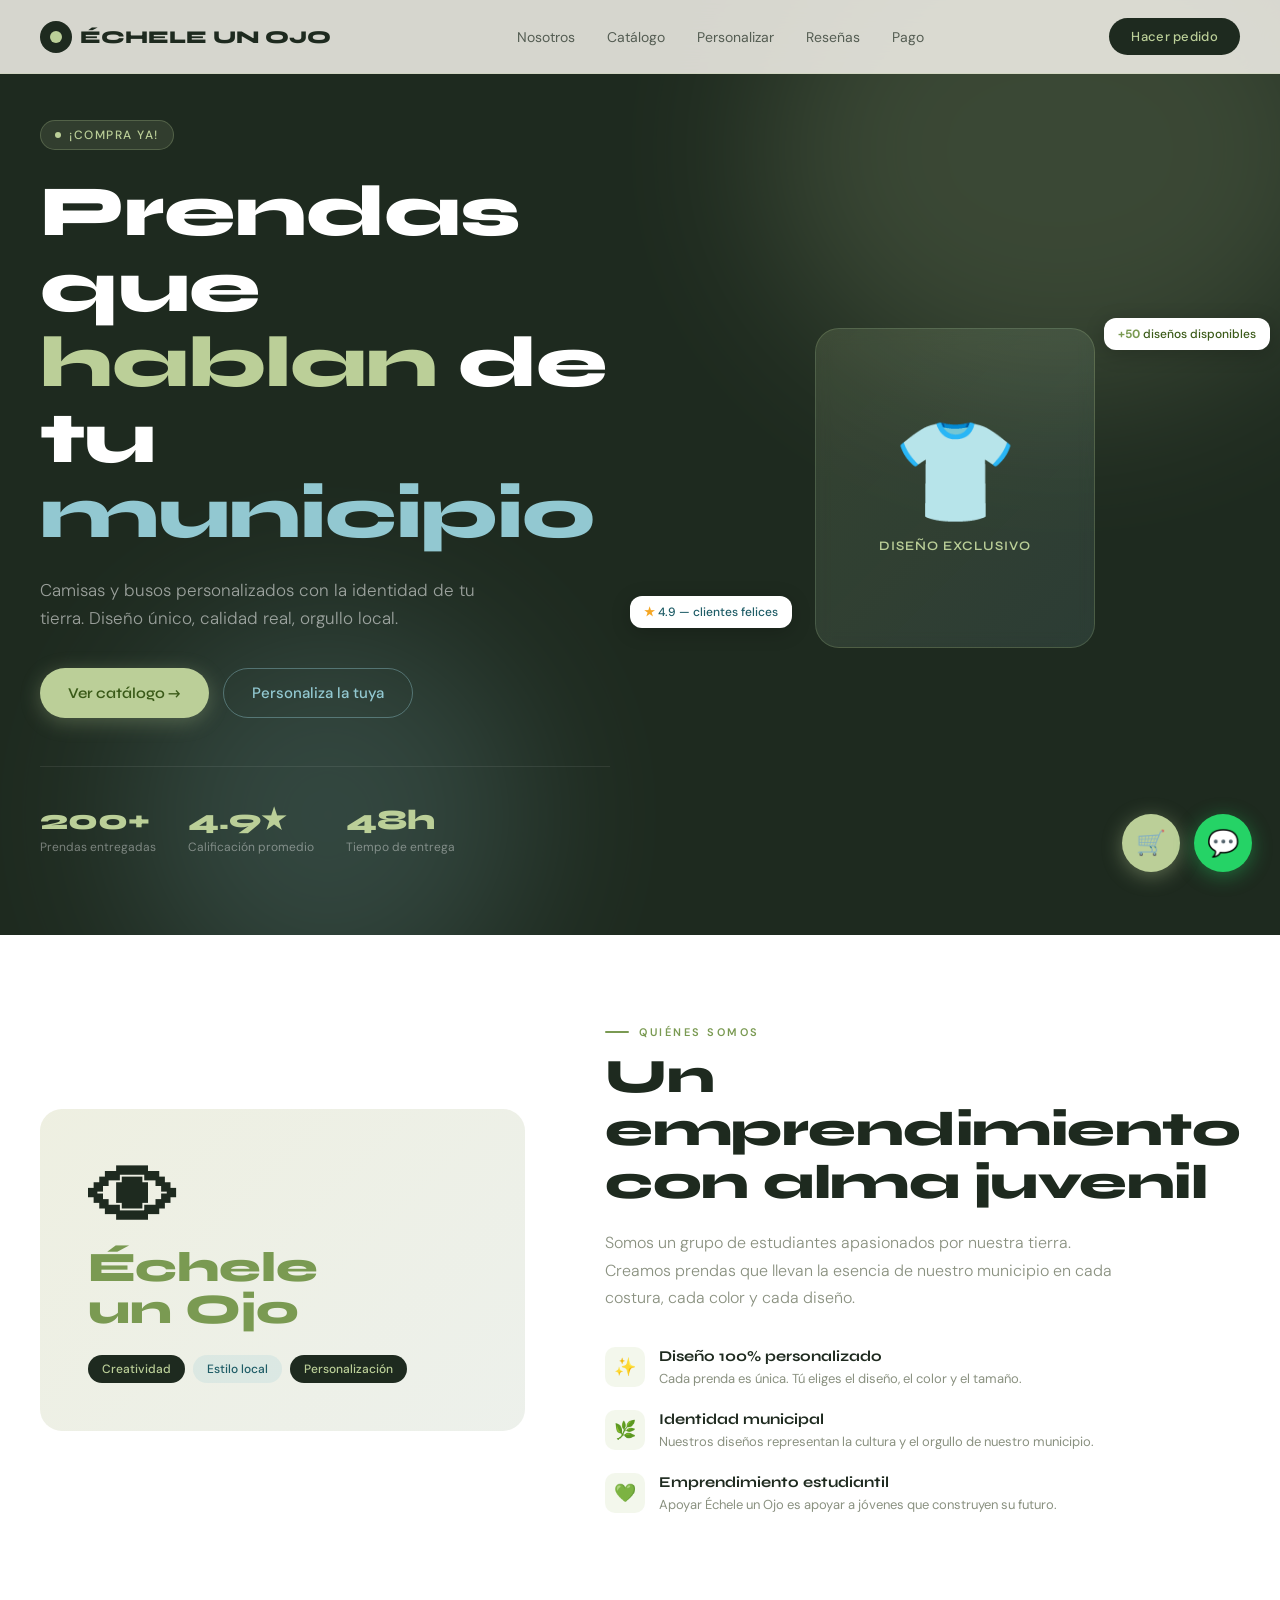
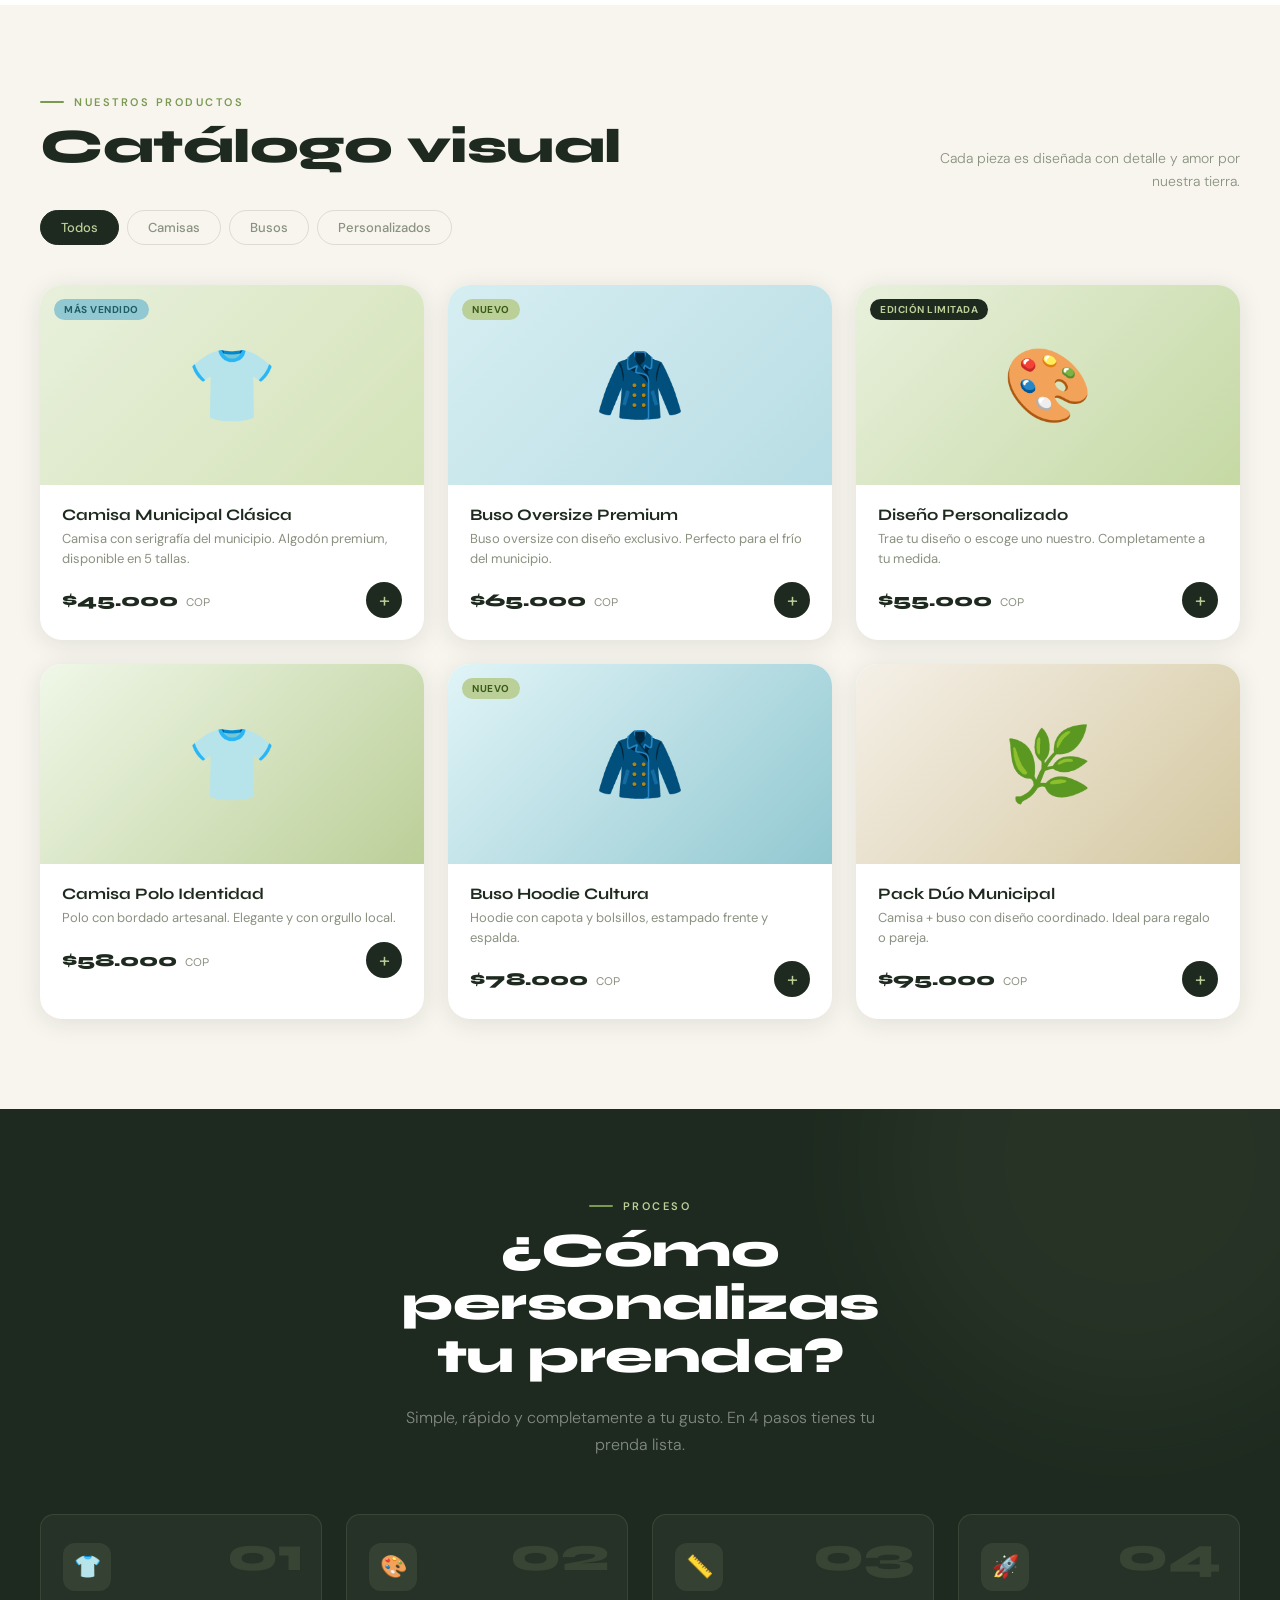
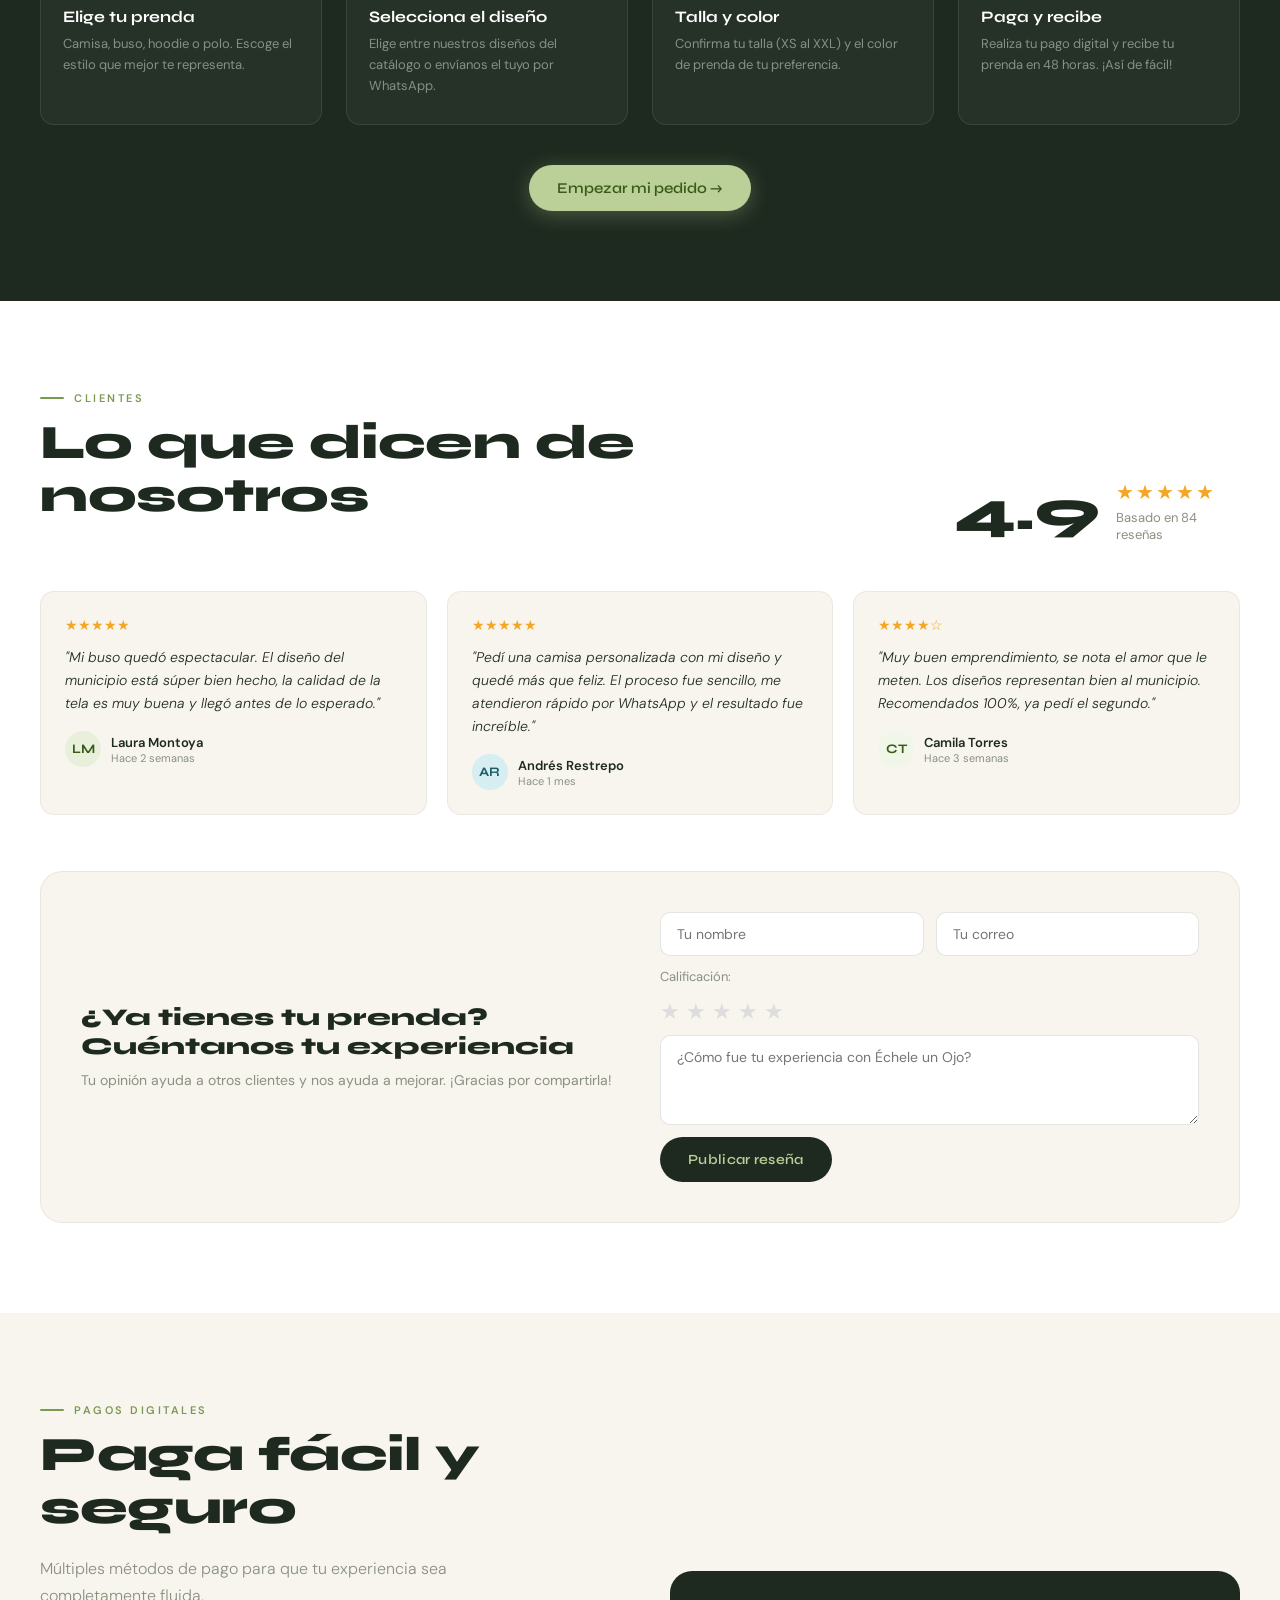
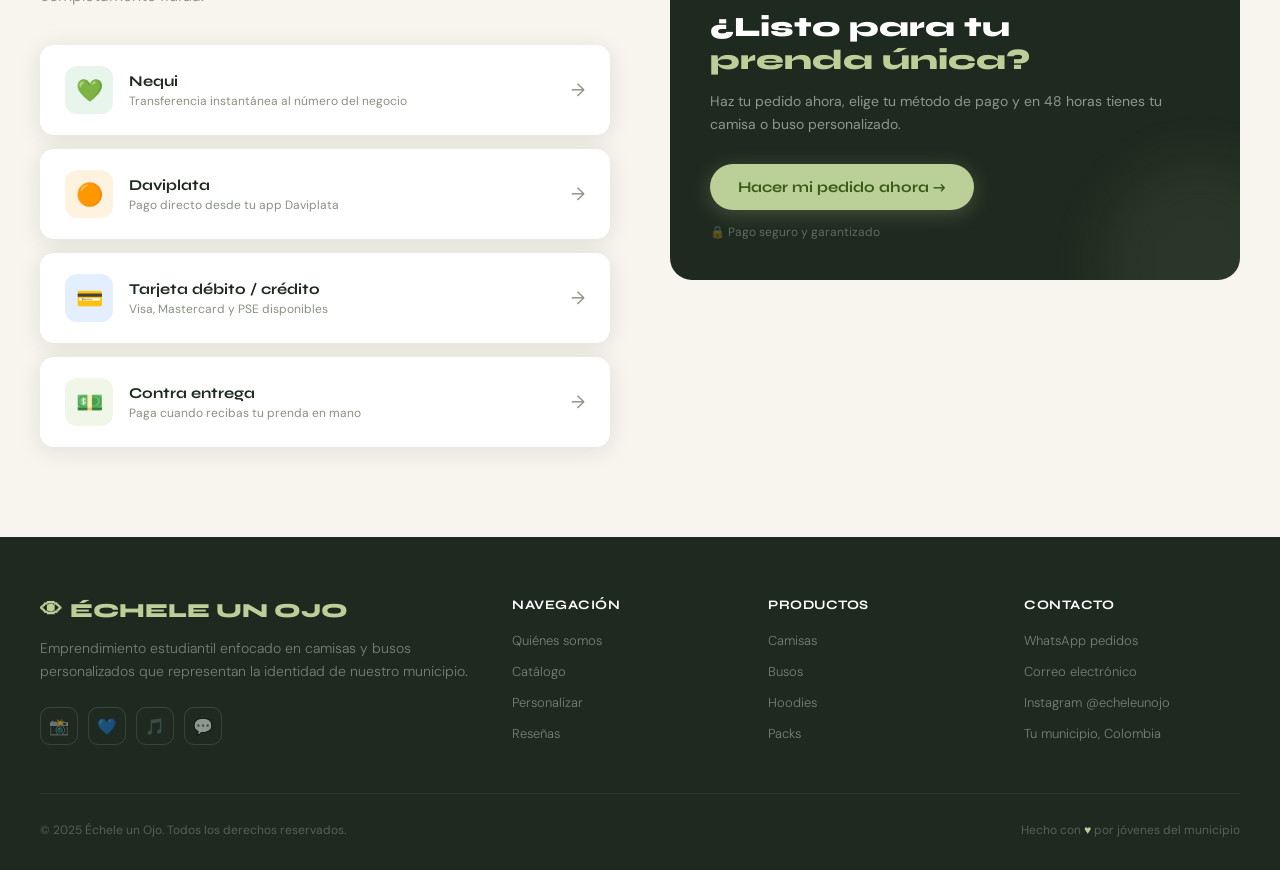
<file: index.html>
<!DOCTYPE html>
<html lang="es">
<head>
<meta charset="UTF-8">
<meta name="viewport" content="width=device-width, initial-scale=1.0">
<title>Échele un Ojo — Prendas que hablan de tu municipio</title>
<link href="https://fonts.googleapis.com/css2?family=Syne:wght@400;500;600;700;800&family=DM+Sans:ital,wght@0,300;0,400;0,500;1,300&display=swap" rel="stylesheet">
<style>
  :root {
    --verde: #bbcf98;
    --verde-light: #d4e3b8;
    --verde-dark: #7a9a52;
    --verde-text: #3a5a18;
    --azul: #92c8d1;
    --azul-light: #b8dde4;
    --azul-dark: #4a9aaa;
    --azul-text: #1e5c66;
    --dark: #1e2a1f;
    --dark2: #2c3e2d;
    --dark3: #3d5430;
    --cream: #f7f5ee;
    --cream2: #efe9d8;
    --white: #ffffff;
    --gray: #8a9180;
    --radius: 14px;
    --radius-lg: 22px;
    --shadow: 0 4px 24px rgba(30,42,31,0.10);
    --shadow-lg: 0 12px 48px rgba(30,42,31,0.14);
  }

  * { margin: 0; padding: 0; box-sizing: border-box; }

  html { scroll-behavior: smooth; }

  body {
    font-family: 'DM Sans', sans-serif;
    background: var(--cream);
    color: var(--dark);
    overflow-x: hidden;
  }

  h1,h2,h3,h4,h5 { font-family: 'Syne', sans-serif; }

  /* ─── NAVBAR ─── */
  nav {
    position: fixed; top: 0; left: 0; right: 0; z-index: 100;
    display: flex; align-items: center; justify-content: space-between;
    padding: 18px 40px;
    background: rgba(247,245,238,0.85);
    backdrop-filter: blur(16px);
    border-bottom: 1px solid rgba(187,207,152,0.25);
    transition: all 0.3s;
  }
  nav.scrolled { padding: 12px 40px; background: rgba(247,245,238,0.97); }

  .nav-logo {
    font-family: 'Syne', sans-serif;
    font-size: 18px; font-weight: 800;
    color: var(--dark);
    display: flex; align-items: center; gap: 8px;
    text-decoration: none;
  }
  .nav-logo .eye {
    width: 32px; height: 32px;
    background: var(--dark);
    border-radius: 50%;
    display: flex; align-items: center; justify-content: center;
    position: relative;
    transition: transform 0.4s;
  }
  .nav-logo:hover .eye { transform: scale(1.15); }
  .nav-logo .eye::after {
    content: '';
    width: 12px; height: 12px;
    background: var(--verde);
    border-radius: 50%;
    position: absolute;
  }

  .nav-links { display: flex; gap: 32px; list-style: none; }
  .nav-links a {
    text-decoration: none; font-size: 14px; font-weight: 400;
    color: var(--dark); opacity: 0.7;
    transition: opacity 0.2s;
    position: relative;
  }
  .nav-links a::after {
    content: ''; position: absolute; bottom: -3px; left: 0; right: 0;
    height: 1.5px; background: var(--verde-dark);
    transform: scaleX(0); transform-origin: left;
    transition: transform 0.3s;
  }
  .nav-links a:hover { opacity: 1; }
  .nav-links a:hover::after { transform: scaleX(1); }

  .nav-cta {
    background: var(--dark); color: var(--verde);
    padding: 10px 22px; border-radius: 40px;
    font-size: 13px; font-weight: 500;
    text-decoration: none; letter-spacing: 0.3px;
    transition: background 0.2s, transform 0.2s;
  }
  .nav-cta:hover { background: var(--dark2); transform: translateY(-1px); }

  /* ─── HERO ─── */
  .hero {
    min-height: 100vh;
    display: flex; flex-direction: column; justify-content: center;
    padding: 120px 40px 80px;
    background: var(--dark);
    position: relative; overflow: hidden;
  }

  .hero-bg-shapes {
    position: absolute; inset: 0; pointer-events: none;
  }
  .hero-blob {
    position: absolute; border-radius: 50%;
    filter: blur(80px); opacity: 0.18;
  }
  .hero-blob-1 { width: 600px; height: 500px; background: var(--verde); top: -100px; right: -80px; animation: float1 8s ease-in-out infinite; }
  .hero-blob-2 { width: 400px; height: 400px; background: var(--azul); bottom: -80px; left: 10%; animation: float2 10s ease-in-out infinite; }

  @keyframes float1 { 0%,100%{transform:translate(0,0) rotate(0deg)} 50%{transform:translate(-30px,20px) rotate(10deg)} }
  @keyframes float2 { 0%,100%{transform:translate(0,0)} 50%{transform:translate(20px,-30px)} }

  .hero-grid { display: grid; grid-template-columns: 1fr 1fr; gap: 60px; max-width: 1200px; margin: 0 auto; align-items: center; position: relative; z-index: 1; }

  .hero-eyebrow {
    display: inline-flex; align-items: center; gap: 8px;
    background: rgba(187,207,152,0.12); border: 1px solid rgba(187,207,152,0.25);
    color: var(--verde); padding: 6px 14px; border-radius: 40px;
    font-size: 12px; font-weight: 500; letter-spacing: 1.5px;
    text-transform: uppercase; margin-bottom: 24px;
  }
  .hero-eyebrow span { width: 6px; height: 6px; background: var(--verde); border-radius: 50%; display: inline-block; animation: pulse 2s infinite; }
  @keyframes pulse { 0%,100%{opacity:1} 50%{opacity:0.3} }

  .hero h1 {
    font-size: clamp(44px, 6vw, 72px);
    font-weight: 800; line-height: 1.05;
    color: var(--white); margin-bottom: 24px;
    letter-spacing: -1px;
  }
  .hero h1 em { font-style: normal; color: var(--verde); }
  .hero h1 .azul { color: var(--azul); }

  .hero-sub {
    font-size: 17px; color: rgba(255,255,255,0.55);
    line-height: 1.65; margin-bottom: 36px; max-width: 440px;
    font-weight: 300;
  }

  .hero-actions { display: flex; gap: 14px; flex-wrap: wrap; }
  .btn-hero-primary {
    background: var(--verde); color: var(--verde-text);
    padding: 14px 28px; border-radius: 40px;
    font-size: 15px; font-weight: 600;
    text-decoration: none; font-family: 'Syne', sans-serif;
    transition: all 0.2s; display: inline-flex; align-items: center; gap: 8px;
    box-shadow: 0 4px 20px rgba(187,207,152,0.3);
  }
  .btn-hero-primary:hover { transform: translateY(-2px); box-shadow: 0 8px 32px rgba(187,207,152,0.45); background: var(--verde-light); }
  .btn-hero-ghost {
    border: 1.5px solid rgba(146,200,209,0.4); color: var(--azul);
    padding: 14px 28px; border-radius: 40px;
    font-size: 15px; font-weight: 500; text-decoration: none;
    transition: all 0.2s; display: inline-flex; align-items: center; gap: 8px;
  }
  .btn-hero-ghost:hover { border-color: var(--azul); background: rgba(146,200,209,0.08); }

  .hero-stats {
    display: flex; gap: 32px; margin-top: 48px;
    padding-top: 36px; border-top: 1px solid rgba(255,255,255,0.08);
  }
  .stat-num { font-family: 'Syne', sans-serif; font-size: 28px; font-weight: 800; color: var(--verde); }
  .stat-label { font-size: 12px; color: rgba(255,255,255,0.4); margin-top: 2px; }

  /* Hero visual side */
  .hero-visual { position: relative; display: flex; justify-content: center; align-items: center; }
  .hero-main-card {
    width: 280px; height: 320px;
    background: linear-gradient(135deg, rgba(187,207,152,0.15) 0%, rgba(146,200,209,0.12) 100%);
    border: 1px solid rgba(187,207,152,0.2);
    border-radius: 24px;
    display: flex; flex-direction: column; align-items: center; justify-content: center;
    position: relative; z-index: 2;
    backdrop-filter: blur(8px);
  }
  .shirt-display {
    font-size: 100px; line-height: 1; text-align: center; margin-bottom: 16px;
    animation: shirt-float 4s ease-in-out infinite;
  }
  @keyframes shirt-float { 0%,100%{transform:translateY(0)} 50%{transform:translateY(-8px)} }
  .shirt-display-label { font-family: 'Syne', sans-serif; color: var(--verde); font-size: 13px; font-weight: 600; letter-spacing: 1px; text-transform: uppercase; }

  .floating-badge {
    position: absolute; background: var(--white); border-radius: 12px;
    padding: 8px 14px; box-shadow: 0 4px 20px rgba(0,0,0,0.2);
    font-size: 12px; font-weight: 500; white-space: nowrap;
  }
  .badge-1 { top: -10px; right: -30px; color: var(--verde-text); }
  .badge-1 span { color: var(--verde-dark); font-weight: 700; }
  .badge-2 { bottom: 20px; left: -40px; color: var(--azul-text); }
  .badge-2 span { font-weight: 700; }
  .badge-star { color: #f5a623; margin-right: 3px; }

  /* ─── SECTION BASE ─── */
  section { padding: 90px 40px; }
  .container { max-width: 1200px; margin: 0 auto; }
  .section-label {
    font-size: 11px; font-weight: 600; letter-spacing: 2.5px;
    text-transform: uppercase; color: var(--verde-dark);
    margin-bottom: 12px; display: flex; align-items: center; gap: 10px;
  }
  .section-label::before { content: ''; width: 24px; height: 2px; background: var(--verde-dark); border-radius: 2px; }
  .section-title { font-size: clamp(32px, 4vw, 48px); font-weight: 800; line-height: 1.1; color: var(--dark); margin-bottom: 20px; letter-spacing: -0.5px; }
  .section-sub { font-size: 16px; color: var(--gray); line-height: 1.7; max-width: 520px; font-weight: 300; }

  /* ─── QUIÉNES SOMOS ─── */
  #nosotros { background: var(--white); }
  .nosotros-grid { display: grid; grid-template-columns: 1fr 1fr; gap: 80px; align-items: center; }
  .nosotros-visual {
    background: var(--cream);
    border-radius: var(--radius-lg);
    padding: 48px;
    position: relative; overflow: hidden;
  }
  .nosotros-visual::before {
    content: '';
    position: absolute; inset: 0;
    background: linear-gradient(135deg, rgba(187,207,152,0.15), rgba(146,200,209,0.1));
  }
  .nosotros-big-eye {
    font-family: 'Syne', sans-serif;
    font-size: 90px; font-weight: 800;
    color: var(--dark); line-height: 1;
    position: relative; z-index: 1;
  }
  .nosotros-big-eye em {
    display: block; font-style: normal;
    color: var(--verde-dark); font-size: 42px;
  }
  .nosotros-tag-row { display: flex; gap: 8px; margin-top: 24px; flex-wrap: wrap; position: relative; z-index: 1; }
  .tag-pill {
    padding: 6px 14px; border-radius: 40px; font-size: 12px; font-weight: 500;
    background: var(--dark); color: var(--verde);
  }
  .tag-pill.azul { background: rgba(146,200,209,0.2); color: var(--azul-text); }

  .nosotros-values { display: grid; gap: 20px; margin-top: 36px; }
  .value-item { display: flex; align-items: flex-start; gap: 14px; }
  .value-icon {
    width: 40px; height: 40px; border-radius: 10px;
    background: rgba(187,207,152,0.18);
    display: flex; align-items: center; justify-content: center;
    font-size: 18px; flex-shrink: 0;
  }
  .value-title { font-family: 'Syne', sans-serif; font-size: 15px; font-weight: 700; color: var(--dark); margin-bottom: 4px; }
  .value-desc { font-size: 13px; color: var(--gray); line-height: 1.6; }

  /* ─── CATÁLOGO ─── */
  #catalogo { background: var(--cream); }

  .filter-row {
    display: flex; gap: 8px; margin-bottom: 40px; flex-wrap: wrap;
  }
  .filter-btn {
    padding: 8px 20px; border-radius: 40px;
    font-size: 13px; font-weight: 500; cursor: pointer;
    border: 1.5px solid rgba(30,42,31,0.12);
    background: transparent; color: var(--gray);
    transition: all 0.2s; font-family: 'DM Sans', sans-serif;
  }
  .filter-btn.active, .filter-btn:hover {
    background: var(--dark); color: var(--verde); border-color: var(--dark);
  }

  .products-grid {
    display: grid; grid-template-columns: repeat(3, 1fr); gap: 24px;
  }
  .product-card {
    background: var(--white); border-radius: var(--radius-lg);
    overflow: hidden; box-shadow: var(--shadow);
    transition: transform 0.3s, box-shadow 0.3s;
    cursor: pointer;
  }
  .product-card:hover { transform: translateY(-6px); box-shadow: var(--shadow-lg); }

  .product-img {
    height: 200px; display: flex; align-items: center; justify-content: center;
    position: relative; overflow: hidden;
  }
  .product-emoji { font-size: 72px; transition: transform 0.4s; }
  .product-card:hover .product-emoji { transform: scale(1.08) rotate(-3deg); }

  .product-badge {
    position: absolute; top: 14px; left: 14px;
    font-size: 10px; font-weight: 700; padding: 4px 10px;
    border-radius: 40px; letter-spacing: 0.5px; text-transform: uppercase;
  }
  .badge-new { background: var(--verde); color: var(--verde-text); }
  .badge-hot { background: var(--azul); color: var(--azul-text); }
  .badge-limited { background: var(--dark); color: var(--verde); }

  .product-body { padding: 20px 22px 22px; }
  .product-name { font-family: 'Syne', sans-serif; font-size: 16px; font-weight: 700; color: var(--dark); margin-bottom: 5px; }
  .product-desc { font-size: 13px; color: var(--gray); line-height: 1.5; margin-bottom: 14px; }
  .product-footer { display: flex; align-items: center; justify-content: space-between; }
  .product-price { font-family: 'Syne', sans-serif; font-size: 18px; font-weight: 800; color: var(--dark); }
  .product-price span { font-size: 12px; font-weight: 400; color: var(--gray); margin-left: 2px; }
  .btn-add {
    width: 36px; height: 36px; border-radius: 50%;
    background: var(--dark); color: var(--verde);
    display: flex; align-items: center; justify-content: center;
    font-size: 20px; cursor: pointer; border: none;
    transition: all 0.2s; font-family: 'DM Sans', sans-serif;
  }
  .btn-add:hover { background: var(--verde-dark); transform: rotate(90deg) scale(1.1); }

  /* ─── PERSONALIZACIÓN ─── */
  #personalizar {
    background: var(--dark);
    position: relative; overflow: hidden;
  }
  #personalizar::before {
    content: ''; position: absolute;
    width: 500px; height: 500px;
    background: var(--verde); opacity: 0.05;
    border-radius: 50%; top: -200px; right: -100px;
    filter: blur(60px);
  }
  #personalizar .section-label { color: var(--verde); }
  #personalizar .section-title { color: var(--white); }
  #personalizar .section-sub { color: rgba(255,255,255,0.45); }

  .steps-grid { display: grid; grid-template-columns: repeat(4, 1fr); gap: 24px; margin-top: 56px; }
  .step-card {
    background: rgba(255,255,255,0.04);
    border: 1px solid rgba(187,207,152,0.12);
    border-radius: var(--radius); padding: 28px 22px;
    position: relative; transition: border-color 0.3s, background 0.3s;
  }
  .step-card:hover { background: rgba(255,255,255,0.07); border-color: rgba(187,207,152,0.3); }
  .step-number {
    font-family: 'Syne', sans-serif; font-size: 48px; font-weight: 800;
    color: rgba(187,207,152,0.12); line-height: 1; margin-bottom: 12px;
    position: absolute; top: 16px; right: 18px;
  }
  .step-icon {
    width: 48px; height: 48px; border-radius: 12px;
    background: rgba(187,207,152,0.1);
    display: flex; align-items: center; justify-content: center;
    font-size: 22px; margin-bottom: 16px;
  }
  .step-title { font-family: 'Syne', sans-serif; font-size: 16px; font-weight: 700; color: var(--white); margin-bottom: 8px; }
  .step-desc { font-size: 13px; color: rgba(255,255,255,0.45); line-height: 1.6; }

  /* ─── RESEÑAS ─── */
  #resenas { background: var(--white); }

  .reviews-header { display: flex; align-items: flex-end; justify-content: space-between; margin-bottom: 48px; }
  .reviews-score {
    display: flex; align-items: center; gap: 16px;
  }
  .score-big { font-family: 'Syne', sans-serif; font-size: 56px; font-weight: 800; color: var(--dark); line-height: 1; }
  .score-stars { color: #f5a623; font-size: 20px; letter-spacing: 2px; display: block; margin-bottom: 4px; }
  .score-total { font-size: 13px; color: var(--gray); }

  .reviews-grid { display: grid; grid-template-columns: repeat(3, 1fr); gap: 20px; }
  .review-card {
    background: var(--cream); border-radius: var(--radius);
    padding: 24px; transition: transform 0.3s;
    border: 1px solid rgba(30,42,31,0.06);
  }
  .review-card:hover { transform: translateY(-3px); }
  .review-stars { color: #f5a623; font-size: 14px; margin-bottom: 12px; }
  .review-text { font-size: 14px; color: var(--dark); line-height: 1.65; margin-bottom: 16px; font-style: italic; font-weight: 300; }
  .reviewer-row { display: flex; align-items: center; gap: 10px; }
  .reviewer-avatar {
    width: 36px; height: 36px; border-radius: 50%;
    display: flex; align-items: center; justify-content: center;
    font-family: 'Syne', sans-serif; font-size: 13px; font-weight: 700;
    flex-shrink: 0;
  }
  .reviewer-name { font-size: 13px; font-weight: 600; color: var(--dark); }
  .reviewer-date { font-size: 11px; color: var(--gray); }

  .review-form-wrap {
    margin-top: 56px;
    background: var(--cream); border-radius: var(--radius-lg);
    padding: 40px; border: 1px solid rgba(30,42,31,0.07);
    display: grid; grid-template-columns: 1fr 1fr; gap: 40px; align-items: center;
  }
  .rform-title { font-family: 'Syne', sans-serif; font-size: 24px; font-weight: 800; color: var(--dark); margin-bottom: 8px; }
  .rform-sub { font-size: 14px; color: var(--gray); line-height: 1.6; }
  .rform-fields { display: flex; flex-direction: column; gap: 12px; }
  .rform-row { display: grid; grid-template-columns: 1fr 1fr; gap: 12px; }
  .form-input, .form-textarea {
    width: 100%; padding: 12px 16px;
    border: 1.5px solid rgba(30,42,31,0.12); border-radius: 10px;
    font-size: 14px; font-family: 'DM Sans', sans-serif;
    background: var(--white); color: var(--dark);
    outline: none; transition: border-color 0.2s;
  }
  .form-input:focus, .form-textarea:focus { border-color: var(--verde-dark); }
  .form-textarea { resize: vertical; min-height: 90px; }
  .star-select { display: flex; gap: 6px; }
  .star-select button {
    font-size: 22px; background: none; border: none; cursor: pointer;
    color: #ddd; transition: color 0.15s, transform 0.15s; line-height: 1;
  }
  .star-select button.active, .star-select button:hover { color: #f5a623; transform: scale(1.2); }
  .btn-submit {
    background: var(--dark); color: var(--verde);
    padding: 14px 28px; border-radius: 40px;
    font-size: 14px; font-weight: 600; font-family: 'Syne', sans-serif;
    border: none; cursor: pointer; transition: all 0.2s; letter-spacing: 0.3px;
  }
  .btn-submit:hover { background: var(--dark2); transform: translateY(-1px); }

  /* ─── PAGO ─── */
  #pago { background: var(--cream); }
  .pago-grid { display: grid; grid-template-columns: 1fr 1fr; gap: 60px; align-items: center; }

  .pago-methods { display: grid; gap: 14px; }
  .pay-method {
    background: var(--white); border-radius: var(--radius);
    padding: 20px 24px; display: flex; align-items: center; gap: 16px;
    border: 1.5px solid transparent;
    transition: all 0.2s; cursor: pointer;
    box-shadow: var(--shadow);
  }
  .pay-method:hover { border-color: var(--verde); transform: translateX(4px); }
  .pay-icon-box {
    width: 48px; height: 48px; border-radius: 12px;
    display: flex; align-items: center; justify-content: center;
    font-size: 22px; flex-shrink: 0;
  }
  .pay-method-name { font-family: 'Syne', sans-serif; font-size: 15px; font-weight: 700; color: var(--dark); margin-bottom: 3px; }
  .pay-method-desc { font-size: 12px; color: var(--gray); }
  .pay-method-arrow { margin-left: auto; color: var(--gray); font-size: 18px; transition: transform 0.2s; }
  .pay-method:hover .pay-method-arrow { transform: translateX(4px); color: var(--verde-dark); }

  .pago-cta-box {
    background: var(--dark); border-radius: var(--radius-lg);
    padding: 40px; position: relative; overflow: hidden;
  }
  .pago-cta-box::after {
    content: ''; position: absolute;
    width: 200px; height: 200px; background: var(--verde);
    border-radius: 50%; bottom: -80px; right: -60px; opacity: 0.08;
    filter: blur(30px);
  }
  .pago-cta-title { font-family: 'Syne', sans-serif; font-size: 28px; font-weight: 800; color: var(--white); margin-bottom: 12px; line-height: 1.2; }
  .pago-cta-title em { font-style: normal; color: var(--verde); }
  .pago-cta-sub { font-size: 14px; color: rgba(255,255,255,0.5); line-height: 1.65; margin-bottom: 28px; }
  .btn-pagar {
    background: var(--verde); color: var(--verde-text);
    padding: 14px 28px; border-radius: 40px;
    font-size: 15px; font-weight: 700; font-family: 'Syne', sans-serif;
    border: none; cursor: pointer; transition: all 0.2s; display: inline-flex; align-items: center; gap: 8px;
    box-shadow: 0 4px 20px rgba(187,207,152,0.25);
  }
  .btn-pagar:hover { transform: translateY(-2px); box-shadow: 0 8px 28px rgba(187,207,152,0.4); }
  .secure-note { margin-top: 14px; font-size: 12px; color: rgba(255,255,255,0.3); display: flex; align-items: center; gap: 6px; }

  /* ─── FOOTER ─── */
  footer {
    background: var(--dark); padding: 60px 40px 32px;
  }
  .footer-grid { display: grid; grid-template-columns: 2fr 1fr 1fr 1fr; gap: 40px; max-width: 1200px; margin: 0 auto 48px; }
  .footer-brand-logo { font-family: 'Syne', sans-serif; font-size: 20px; font-weight: 800; color: var(--verde); margin-bottom: 14px; display: flex; align-items: center; gap: 8px; }
  .footer-brand-desc { font-size: 14px; color: rgba(255,255,255,0.4); line-height: 1.65; margin-bottom: 24px; font-weight: 300; }
  .social-row { display: flex; gap: 10px; }
  .social-btn {
    width: 38px; height: 38px; border-radius: 10px;
    border: 1px solid rgba(255,255,255,0.12);
    display: flex; align-items: center; justify-content: center;
    color: rgba(255,255,255,0.5); font-size: 16px; text-decoration: none;
    transition: all 0.2s;
  }
  .social-btn:hover { background: rgba(187,207,152,0.12); border-color: rgba(187,207,152,0.3); color: var(--verde); }
  .footer-col-title { font-family: 'Syne', sans-serif; font-size: 13px; font-weight: 700; color: var(--white); margin-bottom: 16px; letter-spacing: 0.5px; text-transform: uppercase; }
  .footer-links { list-style: none; display: flex; flex-direction: column; gap: 10px; }
  .footer-links a { font-size: 13px; color: rgba(255,255,255,0.4); text-decoration: none; transition: color 0.2s; font-weight: 300; }
  .footer-links a:hover { color: var(--verde); }
  .footer-bottom { border-top: 1px solid rgba(255,255,255,0.06); padding-top: 28px; display: flex; justify-content: space-between; align-items: center; max-width: 1200px; margin: 0 auto; }
  .footer-copy { font-size: 12px; color: rgba(255,255,255,0.25); }
  .footer-heart { font-size: 12px; color: rgba(255,255,255,0.25); }
  .footer-heart em { color: var(--verde); font-style: normal; }

  /* ─── CARRITO FLOAT ─── */
  .cart-float {
    position: fixed; bottom: 28px; right: 100px; z-index: 200;
  }
  .cart-btn-float {
    width: 58px; height: 58px; border-radius: 50%;
    background: var(--verde); color: var(--verde-text);
    display: flex; align-items: center; justify-content: center;
    font-size: 24px; box-shadow: 0 4px 20px rgba(187,207,152,0.4);
    cursor: pointer; border: none; text-decoration: none; text-align: center;
    transition: transform 0.3s, box-shadow 0.3s;
    animation: cart-bounce 3s ease-in-out infinite;
    position: relative;
  }
  .cart-btn-float:hover { transform: scale(1.12); box-shadow: 0 6px 28px rgba(187,207,152,0.55); animation: none; }
  .cart-count {
    position: absolute; top: -8px; right: -8px;
    background: #ff6b6b; color: white;
    width: 24px; height: 24px; border-radius: 50%;
    display: flex; align-items: center; justify-content: center;
    font-size: 11px; font-weight: 700;
    border: 2px solid var(--white);
  }
  .cart-tooltip {
    position: absolute; right: 68px; top: 50%;
    transform: translateY(-50%);
    background: var(--dark); color: var(--white);
    padding: 8px 14px; border-radius: 10px;
    font-size: 13px; white-space: nowrap;
    opacity: 0; pointer-events: none; transition: opacity 0.2s;
  }
  .cart-float:hover .cart-tooltip { opacity: 1; }
  @keyframes cart-bounce { 0%,100%{transform:translateY(0)} 50%{transform:translateY(-5px)} }

  /* ─── CART MODAL ─── */
  .cart-modal {
    position: fixed; top: 0; left: 0; right: 0; bottom: 0;
    background: rgba(0,0,0,0.5); z-index: 300;
    display: flex; align-items: center; justify-content: center;
    opacity: 0; pointer-events: none; transition: opacity 0.3s;
  }
  .cart-modal.active { opacity: 1; pointer-events: all; }
  .cart-modal-content {
    background: var(--white); border-radius: var(--radius-lg);
    width: 90%; max-width: 500px; max-height: 70vh; overflow-y: auto;
    box-shadow: var(--shadow-lg);
    display: flex; flex-direction: column;
  }
  .cart-modal-header {
    padding: 24px; border-bottom: 1px solid rgba(30,42,31,0.1);
    display: flex; align-items: center; justify-content: space-between;
  }
  .cart-modal-title { font-family: 'Syne', sans-serif; font-size: 20px; font-weight: 700; color: var(--dark); }
  .cart-modal-close {
    background: none; border: none; font-size: 24px; cursor: pointer;
    color: var(--gray); transition: color 0.2s;
  }
  .cart-modal-close:hover { color: var(--dark); }
  .cart-modal-body {
    padding: 20px; flex: 1; overflow-y: auto;
  }
  .cart-item {
    display: flex; align-items: center; gap: 14px; padding: 14px;
    background: var(--cream); border-radius: var(--radius); margin-bottom: 12px;
    justify-content: space-between;
  }
  .cart-item-info { flex: 1; }
  .cart-item-name { font-family: 'Syne', sans-serif; font-size: 14px; font-weight: 700; color: var(--dark); margin-bottom: 4px; }
  .cart-item-price { font-size: 13px; color: var(--verde-dark); font-weight: 600; }
  .cart-item-qty {
    display: flex; align-items: center; gap: 6px; background: var(--white); border-radius: 20px;
    padding: 4px 8px; border: 1px solid rgba(30,42,31,0.1);
  }
  .cart-item-qty button {
    width: 20px; height: 20px; border: none; background: none;
    cursor: pointer; font-weight: 700; color: var(--verde-dark); transition: transform 0.2s;
  }
  .cart-item-qty button:hover { transform: scale(1.2); }
  .cart-item-remove {
    background: none; border: none; color: #ff6b6b; cursor: pointer;
    font-size: 18px; transition: transform 0.2s;
  }
  .cart-item-remove:hover { transform: scale(1.2); }
  .cart-empty { text-align: center; padding: 40px 20px; color: var(--gray); }
  .cart-empty-icon { font-size: 48px; margin-bottom: 12px; }
  .cart-modal-footer {
    padding: 20px; border-top: 1px solid rgba(30,42,31,0.1);
    display: flex; flex-direction: column; gap: 12px;
  }
  .cart-total {
    display: flex; align-items: center; justify-content: space-between;
    font-family: 'Syne', sans-serif; font-size: 16px; font-weight: 700;
    color: var(--dark); padding: 12px 0;
  }
  .cart-total-amount { color: var(--verde-dark); font-size: 20px; }
  .cart-actions { display: flex; gap: 12px; }
  .btn-clear-cart {
    flex: 1; background: rgba(30,42,31,0.08); color: var(--dark);
    padding: 12px; border-radius: 10px; border: none; cursor: pointer;
    font-size: 13px; font-weight: 600; transition: all 0.2s;
  }
  .btn-clear-cart:hover { background: rgba(30,42,31,0.15); }
  .btn-checkout {
    flex: 1; background: var(--verde); color: var(--verde-text);
    padding: 12px; border-radius: 10px; border: none; cursor: pointer;
    font-size: 13px; font-weight: 600; font-family: 'Syne', sans-serif; transition: all 0.2s;
  }
  .btn-checkout:hover { background: var(--verde-dark); }

  /* ─── WHATSAPP FLOAT ─── */
  .wa-float {
    position: fixed; bottom: 28px; right: 28px; z-index: 200;
  }
  .wa-btn-float {
    width: 58px; height: 58px; border-radius: 50%;
    background: #25d366; color: white;
    display: flex; align-items: center; justify-content: center;
    font-size: 26px; box-shadow: 0 4px 20px rgba(37,211,102,0.4);
    cursor: pointer; border: none; text-decoration: none;
    transition: transform 0.3s, box-shadow 0.3s;
    animation: wa-bounce 3s ease-in-out infinite;
  }
  .wa-btn-float:hover { transform: scale(1.12); box-shadow: 0 6px 28px rgba(37,211,102,0.55); animation: none; }
  .wa-tooltip {
    position: absolute; right: 68px; top: 50%;
    transform: translateY(-50%);
    background: var(--dark); color: var(--white);
    padding: 8px 14px; border-radius: 10px;
    font-size: 13px; white-space: nowrap;
    opacity: 0; pointer-events: none; transition: opacity 0.2s;
  }
  .wa-float:hover .wa-tooltip { opacity: 1; }
  @keyframes wa-bounce { 0%,100%{transform:translateY(0)} 50%{transform:translateY(-5px)} }

  /* ─── ANIMATIONS ─── */
  .reveal {
    opacity: 0; transform: translateY(28px);
    transition: opacity 0.6s ease, transform 0.6s ease;
  }
  .reveal.visible { opacity: 1; transform: translateY(0); }
  .reveal-delay-1 { transition-delay: 0.1s; }
  .reveal-delay-2 { transition-delay: 0.2s; }
  .reveal-delay-3 { transition-delay: 0.3s; }

  /* ─── RESPONSIVE ─── */
  @media (max-width: 900px) {
    nav { padding: 14px 20px; }
    .nav-links { display: none; }
    .hero { padding: 100px 20px 60px; }
    .hero-grid { grid-template-columns: 1fr; gap: 40px; }
    .hero-visual { display: none; }
    section { padding: 60px 20px; }
    .nosotros-grid, .pago-grid { grid-template-columns: 1fr; gap: 40px; }
    .products-grid { grid-template-columns: repeat(2, 1fr); }
    .reviews-grid { grid-template-columns: 1fr; }
    .steps-grid { grid-template-columns: repeat(2, 1fr); }
    .review-form-wrap { grid-template-columns: 1fr; }
    .footer-grid { grid-template-columns: 1fr 1fr; }
    .reviews-header { flex-direction: column; align-items: flex-start; gap: 20px; }
  }
  @media (max-width: 600px) {
    .products-grid, .steps-grid { grid-template-columns: 1fr; }
    .footer-grid { grid-template-columns: 1fr; }
  }
</style>
</head>
<body>

<!-- NAVBAR -->
<nav id="navbar">
  <a href="#" class="nav-logo">
    <span class="eye"></span>
    ÉCHELE UN OJO
  </a>
  <ul class="nav-links">
    <li><a href="#nosotros">Nosotros</a></li>
    <li><a href="#catalogo">Catálogo</a></li>
    <li><a href="#personalizar">Personalizar</a></li>
    <li><a href="#resenas">Reseñas</a></li>
    <li><a href="#pago">Pago</a></li>
  </ul>
  <a href="https://wa.me/573002987081" class="nav-cta">Hacer pedido</a>
</nav>

<!-- HERO -->
<section class="hero" id="inicio">
  <div class="hero-bg-shapes">
    <div class="hero-blob hero-blob-1"></div>
    <div class="hero-blob hero-blob-2"></div>
  </div>
  <div class="hero-grid container">
    <div class="hero-content">
      <div class="hero-eyebrow">
        <span></span>
        ¡COMPRA YA!
      </div>
      <h1>
        Prendas que<br>
        <em>hablan</em> de tu<br>
        <span class="azul">municipio</span>
      </h1>
      <p class="hero-sub">Camisas y busos personalizados con la identidad de tu tierra. Diseño único, calidad real, orgullo local.</p>
      <div class="hero-actions">
        <a href="#catalogo" class="btn-hero-primary">Ver catálogo →</a>
        <a href="#personalizar" class="btn-hero-ghost">Personaliza la tuya</a>
      </div>
      <div class="hero-stats">
        <div>
          <div class="stat-num">200+</div>
          <div class="stat-label">Prendas entregadas</div>
        </div>
        <div>
          <div class="stat-num">4.9★</div>
          <div class="stat-label">Calificación promedio</div>
        </div>
        <div>
          <div class="stat-num">48h</div>
          <div class="stat-label">Tiempo de entrega</div>
        </div>
      </div>
    </div>
    <div class="hero-visual">
      <div class="hero-main-card">
        <div class="shirt-display">👕</div>
        <div class="shirt-display-label">Diseño exclusivo</div>
      </div>
      <div class="floating-badge badge-1">
        <span>+50</span> diseños disponibles
      </div>
      <div class="floating-badge badge-2">
        <span class="badge-star">★</span>4.9 — clientes felices
      </div>
    </div>
  </div>
</section>

<!-- QUIÉNES SOMOS -->
<section id="nosotros">
  <div class="container nosotros-grid">
    <div class="nosotros-visual reveal">
      <div class="nosotros-big-eye">
        👁<em>Échele<br>un Ojo</em>
      </div>
      <div class="nosotros-tag-row">
        <span class="tag-pill">Creatividad</span>
        <span class="tag-pill azul">Estilo local</span>
        <span class="tag-pill">Personalización</span>
      </div>
    </div>
    <div class="reveal reveal-delay-1">
      <div class="section-label">Quiénes somos</div>
      <h2 class="section-title">Un emprendimiento con alma juvenil</h2>
      <p class="section-sub" style="margin-bottom:36px;">Somos un grupo de estudiantes apasionados por nuestra tierra. Creamos prendas que llevan la esencia de nuestro municipio en cada costura, cada color y cada diseño.</p>
      <div class="nosotros-values">
        <div class="value-item">
          <div class="value-icon">✨</div>
          <div>
            <div class="value-title">Diseño 100% personalizado</div>
            <div class="value-desc">Cada prenda es única. Tú eliges el diseño, el color y el tamaño.</div>
          </div>
        </div>
        <div class="value-item">
          <div class="value-icon">🌿</div>
          <div>
            <div class="value-title">Identidad municipal</div>
            <div class="value-desc">Nuestros diseños representan la cultura y el orgullo de nuestro municipio.</div>
          </div>
        </div>
        <div class="value-item">
          <div class="value-icon">💚</div>
          <div>
            <div class="value-title">Emprendimiento estudiantil</div>
            <div class="value-desc">Apoyar Échele un Ojo es apoyar a jóvenes que construyen su futuro.</div>
          </div>
        </div>
      </div>
    </div>
  </div>
</section>

<!-- CATÁLOGO -->
<section id="catalogo">
  <div class="container">
    <div style="display:flex; justify-content:space-between; align-items:flex-end; margin-bottom:16px;" class="reveal">
      <div>
        <div class="section-label">Nuestros productos</div>
        <h2 class="section-title">Catálogo visual</h2>
      </div>
      <p class="section-sub" style="text-align:right; max-width:300px; font-size:14px;">Cada pieza es diseñada con detalle y amor por nuestra tierra.</p>
    </div>
    <div class="filter-row reveal">
      <button class="filter-btn active" onclick="filterProducts(this,'todos')">Todos</button>
      <button class="filter-btn" onclick="filterProducts(this,'camisas')">Camisas</button>
      <button class="filter-btn" onclick="filterProducts(this,'busos')">Busos</button>
      <button class="filter-btn" onclick="filterProducts(this,'personalizados')">Personalizados</button>
    </div>
    <div class="products-grid" id="productsGrid">
      <div class="product-card reveal" data-cat="camisas">
        <div class="product-img" style="background:linear-gradient(135deg,#e8f0dc,#d4e3b8);">
          <span class="product-emoji">👕</span>
          <span class="product-badge badge-hot">Más vendido</span>
        </div>
        <div class="product-body">
          <div class="product-name">Camisa Municipal Clásica</div>
          <div class="product-desc">Camisa con serigrafía del municipio. Algodón premium, disponible en 5 tallas.</div>
          <div class="product-footer">
            <div class="product-price">$45.000 <span>COP</span></div>
            <button class="btn-add" onclick="addToCart(this)">+</button>
          </div>
        </div>
      </div>
      <div class="product-card reveal reveal-delay-1" data-cat="busos">
        <div class="product-img" style="background:linear-gradient(135deg,#d6eef2,#b8dde4);">
          <span class="product-emoji">🧥</span>
          <span class="product-badge badge-new">Nuevo</span>
        </div>
        <div class="product-body">
          <div class="product-name">Buso Oversize Premium</div>
          <div class="product-desc">Buso oversize con diseño exclusivo. Perfecto para el frío del municipio.</div>
          <div class="product-footer">
            <div class="product-price">$65.000 <span>COP</span></div>
            <button class="btn-add" onclick="addToCart(this)">+</button>
          </div>
        </div>
      </div>
      <div class="product-card reveal reveal-delay-2" data-cat="personalizados">
        <div class="product-img" style="background:linear-gradient(135deg,#e8f0dc,#c5d9a4);">
          <span class="product-emoji">🎨</span>
          <span class="product-badge badge-limited">Edición limitada</span>
        </div>
        <div class="product-body">
          <div class="product-name">Diseño Personalizado</div>
          <div class="product-desc">Trae tu diseño o escoge uno nuestro. Completamente a tu medida.</div>
          <div class="product-footer">
            <div class="product-price">$55.000 <span>COP</span></div>
            <button class="btn-add" onclick="addToCart(this)">+</button>
          </div>
        </div>
      </div>
      <div class="product-card reveal" data-cat="camisas">
        <div class="product-img" style="background:linear-gradient(135deg,#f0f7e8,#bbcf98);">
          <span class="product-emoji">👕</span>
        </div>
        <div class="product-body">
          <div class="product-name">Camisa Polo Identidad</div>
          <div class="product-desc">Polo con bordado artesanal. Elegante y con orgullo local.</div>
          <div class="product-footer">
            <div class="product-price">$58.000 <span>COP</span></div>
            <button class="btn-add" onclick="addToCart(this)">+</button>
          </div>
        </div>
      </div>
      <div class="product-card reveal reveal-delay-1" data-cat="busos">
        <div class="product-img" style="background:linear-gradient(135deg,#e0f4f7,#92c8d1);">
          <span class="product-emoji">🧥</span>
          <span class="product-badge badge-new">Nuevo</span>
        </div>
        <div class="product-body">
          <div class="product-name">Buso Hoodie Cultura</div>
          <div class="product-desc">Hoodie con capota y bolsillos, estampado frente y espalda.</div>
          <div class="product-footer">
            <div class="product-price">$78.000 <span>COP</span></div>
            <button class="btn-add" onclick="addToCart(this)">+</button>
          </div>
        </div>
      </div>
      <div class="product-card reveal reveal-delay-2" data-cat="personalizados">
        <div class="product-img" style="background:linear-gradient(135deg,#f5f0e8,#d4c8a0);">
          <span class="product-emoji">🌿</span>
        </div>
        <div class="product-body">
          <div class="product-name">Pack Dúo Municipal</div>
          <div class="product-desc">Camisa + buso con diseño coordinado. Ideal para regalo o pareja.</div>
          <div class="product-footer">
            <div class="product-price">$95.000 <span>COP</span></div>
            <button class="btn-add" onclick="addToCart(this)">+</button>
          </div>
        </div>
      </div>
    </div>
  </div>
</section>

<!-- PERSONALIZACIÓN -->
<section id="personalizar">
  <div class="container">
    <div class="reveal" style="text-align:center; max-width:560px; margin:0 auto 0;">
      <div class="section-label" style="justify-content:center;">Proceso</div>
      <h2 class="section-title">¿Cómo personalizas tu prenda?</h2>
      <p class="section-sub" style="margin:0 auto;">Simple, rápido y completamente a tu gusto. En 4 pasos tienes tu prenda lista.</p>
    </div>
    <div class="steps-grid">
      <div class="step-card reveal">
        <div class="step-number">01</div>
        <div class="step-icon">👕</div>
        <div class="step-title">Elige tu prenda</div>
        <div class="step-desc">Camisa, buso, hoodie o polo. Escoge el estilo que mejor te representa.</div>
      </div>
      <div class="step-card reveal reveal-delay-1">
        <div class="step-number">02</div>
        <div class="step-icon">🎨</div>
        <div class="step-title">Selecciona el diseño</div>
        <div class="step-desc">Elige entre nuestros diseños del catálogo o envíanos el tuyo por WhatsApp.</div>
      </div>
      <div class="step-card reveal reveal-delay-2">
        <div class="step-number">03</div>
        <div class="step-icon">📏</div>
        <div class="step-title">Talla y color</div>
        <div class="step-desc">Confirma tu talla (XS al XXL) y el color de prenda de tu preferencia.</div>
      </div>
      <div class="step-card reveal reveal-delay-3">
        <div class="step-number">04</div>
        <div class="step-icon">🚀</div>
        <div class="step-title">Paga y recibe</div>
        <div class="step-desc">Realiza tu pago digital y recibe tu prenda en 48 horas. ¡Así de fácil!</div>
      </div>
    </div>
    <div style="text-align:center; margin-top:40px;" class="reveal">
      <a href="https://wa.me/573000000000" class="btn-hero-primary" style="display:inline-flex;">Empezar mi pedido →</a>
    </div>
  </div>
</section>

<!-- RESEÑAS -->
<section id="resenas">
  <div class="container">
    <div class="reviews-header reveal">
      <div>
        <div class="section-label">Clientes</div>
        <h2 class="section-title">Lo que dicen de nosotros</h2>
      </div>
      <div class="reviews-score">
        <div class="score-big">4.9</div>
        <div>
          <span class="score-stars">★★★★★</span>
          <div class="score-total">Basado en 84 reseñas</div>
        </div>
      </div>
    </div>
    <div class="reviews-grid">
      <div class="review-card reveal">
        <div class="review-stars">★★★★★</div>
        <p class="review-text">"Mi buso quedó espectacular. El diseño del municipio está súper bien hecho, la calidad de la tela es muy buena y llegó antes de lo esperado."</p>
        <div class="reviewer-row">
          <div class="reviewer-avatar" style="background:#e8f0dc; color:#3a5a18;">LM</div>
          <div>
            <div class="reviewer-name">Laura Montoya</div>
            <div class="reviewer-date">Hace 2 semanas</div>
          </div>
        </div>
      </div>
      <div class="review-card reveal reveal-delay-1">
        <div class="review-stars">★★★★★</div>
        <p class="review-text">"Pedí una camisa personalizada con mi diseño y quedé más que feliz. El proceso fue sencillo, me atendieron rápido por WhatsApp y el resultado fue increíble."</p>
        <div class="reviewer-row">
          <div class="reviewer-avatar" style="background:#d6eef2; color:#1e5c66;">AR</div>
          <div>
            <div class="reviewer-name">Andrés Restrepo</div>
            <div class="reviewer-date">Hace 1 mes</div>
          </div>
        </div>
      </div>
      <div class="review-card reveal reveal-delay-2">
        <div class="review-stars">★★★★☆</div>
        <p class="review-text">"Muy buen emprendimiento, se nota el amor que le meten. Los diseños representan bien al municipio. Recomendados 100%, ya pedí el segundo."</p>
        <div class="reviewer-row">
          <div class="reviewer-avatar" style="background:#f0f7e8; color:#3a5a18;">CT</div>
          <div>
            <div class="reviewer-name">Camila Torres</div>
            <div class="reviewer-date">Hace 3 semanas</div>
          </div>
        </div>
      </div>
    </div>

    <div class="review-form-wrap reveal">
      <div>
        <div class="rform-title">¿Ya tienes tu prenda?<br>Cuéntanos tu experiencia</div>
        <p class="rform-sub">Tu opinión ayuda a otros clientes y nos ayuda a mejorar. ¡Gracias por compartirla!</p>
      </div>
      <div class="rform-fields">
        <div class="rform-row">
          <input class="form-input" type="text" placeholder="Tu nombre" />
          <input class="form-input" type="email" placeholder="Tu correo" />
        </div>
        <div style="margin-bottom:4px; font-size:13px; color:var(--gray);">Calificación:</div>
        <div class="star-select" id="starSelect">
          <button onclick="setStars(1)">★</button>
          <button onclick="setStars(2)">★</button>
          <button onclick="setStars(3)">★</button>
          <button onclick="setStars(4)">★</button>
          <button onclick="setStars(5)">★</button>
        </div>
        <textarea class="form-textarea" placeholder="¿Cómo fue tu experiencia con Échele un Ojo?"></textarea>
        <div>
          <button class="btn-submit" onclick="submitReview()">Publicar reseña</button>
        </div>
      </div>
    </div>
  </div>
</section>

<!-- PAGO -->
<section id="pago">
  <div class="container">
    <div class="pago-grid">
      <div class="reveal">
        <div class="section-label">Pagos digitales</div>
        <h2 class="section-title">Paga fácil y seguro</h2>
        <p class="section-sub" style="margin-bottom:36px;">Múltiples métodos de pago para que tu experiencia sea completamente fluida.</p>
        <div class="pago-methods">
          <div class="pay-method">
            <div class="pay-icon-box" style="background:#e8f5ec;">💚</div>
            <div>
              <div class="pay-method-name">Nequi</div>
              <div class="pay-method-desc">Transferencia instantánea al número del negocio</div>
            </div>
            <div class="pay-method-arrow">→</div>
          </div>
          <div class="pay-method">
            <div class="pay-icon-box" style="background:#fff3e0;">🟠</div>
            <div>
              <div class="pay-method-name">Daviplata</div>
              <div class="pay-method-desc">Pago directo desde tu app Daviplata</div>
            </div>
            <div class="pay-method-arrow">→</div>
          </div>
          <div class="pay-method">
            <div class="pay-icon-box" style="background:#e3effe;">💳</div>
            <div>
              <div class="pay-method-name">Tarjeta débito / crédito</div>
              <div class="pay-method-desc">Visa, Mastercard y PSE disponibles</div>
            </div>
            <div class="pay-method-arrow">→</div>
          </div>
          <div class="pay-method">
            <div class="pay-icon-box" style="background:#f0f7e8;">💵</div>
            <div>
              <div class="pay-method-name">Contra entrega</div>
              <div class="pay-method-desc">Paga cuando recibas tu prenda en mano</div>
            </div>
            <div class="pay-method-arrow">→</div>
          </div>
        </div>
      </div>
      <div class="reveal reveal-delay-1">
        <div class="pago-cta-box">
          <div class="pago-cta-title">¿Listo para tu<br><em>prenda única?</em></div>
          <p class="pago-cta-sub">Haz tu pedido ahora, elige tu método de pago y en 48 horas tienes tu camisa o buso personalizado.</p>
          <button class="btn-pagar" onclick="window.open('https://wa.me/573002987081','_blank')">
            Hacer mi pedido ahora →
          </button>
          <div class="secure-note">🔒 Pago seguro y garantizado</div>
        </div>
      </div>
    </div>
  </div>
</section>

<!-- FOOTER -->
<footer>
  <div class="footer-grid">
    <div>
      <div class="footer-brand-logo">
        <span style="font-size:22px;">👁</span>
        ÉCHELE UN OJO
      </div>
      <p class="footer-brand-desc">Emprendimiento estudiantil enfocado en camisas y busos personalizados que representan la identidad de nuestro municipio.</p>
      <div class="social-row">
        <a href="https://instagram.com" class="social-btn" aria-label="Instagram">📸</a>
        <a href="#" class="social-btn" aria-label="Facebook">💙</a>
        <a href="#" class="social-btn" aria-label="TikTok">🎵</a>
        <a href="https://wa.me/573002987081" class="social-btn" aria-label="WhatsApp">💬</a>
      </div>
    </div>
    <div>
      <div class="footer-col-title">Navegación</div>
      <ul class="footer-links">
        <li><a href="#nosotros">Quiénes somos</a></li>
        <li><a href="#catalogo">Catálogo</a></li>
        <li><a href="#personalizar">Personalizar</a></li>
        <li><a href="#resenas">Reseñas</a></li>
      </ul>
    </div>
    <div>
      <div class="footer-col-title">Productos</div>
      <ul class="footer-links">
        <li><a href="#catalogo">Camisas</a></li>
        <li><a href="#catalogo">Busos</a></li>
        <li><a href="#catalogo">Hoodies</a></li>
        <li><a href="#catalogo">Packs</a></li>
      </ul>
    </div>
    <div>
      <div class="footer-col-title">Contacto</div>
      <ul class="footer-links">
        <li><a href="https://wa.me/573002987081">WhatsApp pedidos</a></li>
        <li><a href="mailto:echeleunojo@email.com">Correo electrónico</a></li>
        <li><a href="https://www.instagram.com/echele_un_ojo/?hl=es" target="_blank">Instagram @echeleunojo</a></li>
        <li><a href="#">Tu municipio, Colombia</a></li>
      </ul>
    </div>
  </div>
  <div class="footer-bottom">
    <span class="footer-copy">© 2025 Échele un Ojo. Todos los derechos reservados.</span>
    <span class="footer-heart">Hecho con <em>♥</em> por jóvenes del municipio</span>
  </div>
</footer>

<!-- CARRITO FLOTANTE -->
<div class="cart-float">
  <div class="cart-tooltip">Ver carrito 🛒</div>
  <button class="cart-btn-float" onclick="toggleCartModal()">
    🛒
    <div class="cart-count" style="display:none;">0</div>
  </button>
</div>

<!-- MODAL CARRITO -->
<div class="cart-modal" onclick="if(event.target === this) toggleCartModal()">
  <div class="cart-modal-content">
    <div class="cart-modal-header">
      <h3 class="cart-modal-title">Tu carrito 🛒</h3>
      <button class="cart-modal-close" onclick="toggleCartModal()">✕</button>
    </div>
    <div class="cart-modal-body"></div>
    <div class="cart-modal-footer">
      <div class="cart-total">
        <span>Total:</span>
        <span class="cart-total-amount">$0</span>
      </div>
      <div class="cart-actions">
        <button class="btn-clear-cart" onclick="clearCart()">Limpiar</button>
        <button class="btn-checkout" onclick="checkout()">Ir a comprar →</button>
      </div>
    </div>
  </div>
</div>

<!-- WHATSAPP FLOTANTE -->
<div class="wa-float">
  <div class="wa-tooltip">Pide tu prenda aquí 👕</div>
  <a href="https://wa.me/573002987081" class="wa-btn-float" aria-label="Contactar por WhatsApp" target="_blank">💬</a>
</div>

<script>
  // Navbar scroll
  window.addEventListener('scroll', () => {
    document.getElementById('navbar').classList.toggle('scrolled', window.scrollY > 40);
  });

  // Reveal on scroll
  const reveals = document.querySelectorAll('.reveal');
  const observer = new IntersectionObserver((entries) => {
    entries.forEach(e => { if (e.isIntersecting) e.target.classList.add('visible'); });
  }, { threshold: 0.12 });
  reveals.forEach(el => observer.observe(el));

  // Filter products
  function filterProducts(btn, cat) {
    document.querySelectorAll('.filter-btn').forEach(b => b.classList.remove('active'));
    btn.classList.add('active');
    document.querySelectorAll('.product-card').forEach(card => {
      const show = cat === 'todos' || card.dataset.cat === cat;
      card.style.display = show ? '' : 'none';
    });
  }

  // Carrito
  let cart = JSON.parse(localStorage.getItem('cart')) || [];

  function addToCart(btn) {
    const card = btn.closest('.product-card');
    const name = card.querySelector('.product-name').textContent;
    const priceText = card.querySelector('.product-price').textContent;
    const price = parseInt(priceText.replace(/[^0-9]/g, ''));
    const emoji = card.querySelector('.product-emoji').textContent;

    const existingItem = cart.find(item => item.name === name);
    if (existingItem) {
      existingItem.qty++;
    } else {
      cart.push({ name, price, emoji, qty: 1 });
    }
    localStorage.setItem('cart', JSON.stringify(cart));
    updateCartUI();

    const orig = btn.textContent;
    btn.textContent = '✓';
    btn.style.background = 'var(--verde-dark)';
    btn.style.transform = 'scale(1.2) rotate(0deg)';
    setTimeout(() => {
      btn.textContent = orig;
      btn.style.background = '';
      btn.style.transform = '';
    }, 1200);
  }

  function updateCartUI() {
    const count = cart.reduce((acc, item) => acc + item.qty, 0);
    document.querySelector('.cart-count').textContent = count;
    document.querySelector('.cart-count').style.display = count > 0 ? 'flex' : 'none';
    renderCart();
  }

  function renderCart() {
    const cartBody = document.querySelector('.cart-modal-body');
    if (cart.length === 0) {
      cartBody.innerHTML = '<div class="cart-empty"><div class="cart-empty-icon">🛒</div><p>Tu carrito está vacío</p></div>';
      return;
    }
    cartBody.innerHTML = cart.map((item, idx) => `
      <div class="cart-item">
        <span style="font-size:20px;">${item.emoji}</span>
        <div class="cart-item-info">
          <div class="cart-item-name">${item.name}</div>
          <div class="cart-item-price">$${item.price.toLocaleString()}</div>
        </div>
        <div class="cart-item-qty">
          <button onclick="updateQty(${idx}, -1)">−</button>
          <span>${item.qty}</span>
          <button onclick="updateQty(${idx}, 1)">+</button>
        </div>
        <button class="cart-item-remove" onclick="removeFromCart(${idx})">✕</button>
      </div>
    `).join('');
    updateTotal();
  }

  function updateQty(idx, change) {
    cart[idx].qty += change;
    if (cart[idx].qty <= 0) {
      cart.splice(idx, 1);
    }
    localStorage.setItem('cart', JSON.stringify(cart));
    updateCartUI();
  }

  function removeFromCart(idx) {
    cart.splice(idx, 1);
    localStorage.setItem('cart', JSON.stringify(cart));
    updateCartUI();
  }

  function updateTotal() {
    const total = cart.reduce((acc, item) => acc + (item.price * item.qty), 0);
    document.querySelector('.cart-total-amount').textContent = '$' + total.toLocaleString();
  }

  function toggleCartModal() {
    document.querySelector('.cart-modal').classList.toggle('active');
  }

  function clearCart() {
    if (confirm('¿Estás seguro de que quieres vaciar el carrito?')) {
      cart = [];
      localStorage.setItem('cart', JSON.stringify(cart));
      updateCartUI();
    }
  }

  function checkout() {
    if (cart.length === 0) {
      alert('Tu carrito está vacío');
      return;
    }
    const total = cart.reduce((acc, item) => acc + (item.price * item.qty), 0);
    const items = cart.map(item => `${item.name} x${item.qty}`).join(', ');
    const wa = `Hola, quiero realizar el siguiente pedido: ${items}. TOTAL: $${total.toLocaleString()}`;
    window.open(`https://wa.me/573002987081?text=${encodeURIComponent(wa)}`, '_blank');
  }

  // Inicializar carrito al cargar
  document.addEventListener('DOMContentLoaded', () => {
    updateCartUI();
  });

  // Star rating
  let currentStars = 0;
  function setStars(n) {
    currentStars = n;
    const btns = document.querySelectorAll('#starSelect button');
    btns.forEach((b, i) => b.classList.toggle('active', i < n));
  }

  // Submit review
  function submitReview() {
    const btn = document.querySelector('.btn-submit');
    btn.textContent = '¡Reseña publicada! ✓';
    btn.style.background = 'var(--verde-dark)';
    btn.style.color = '#fff';
    setTimeout(() => {
      btn.textContent = 'Publicar reseña';
      btn.style.background = '';
      btn.style.color = '';
    }, 2500);
  }
</script>
</body>
</html>
</file>
